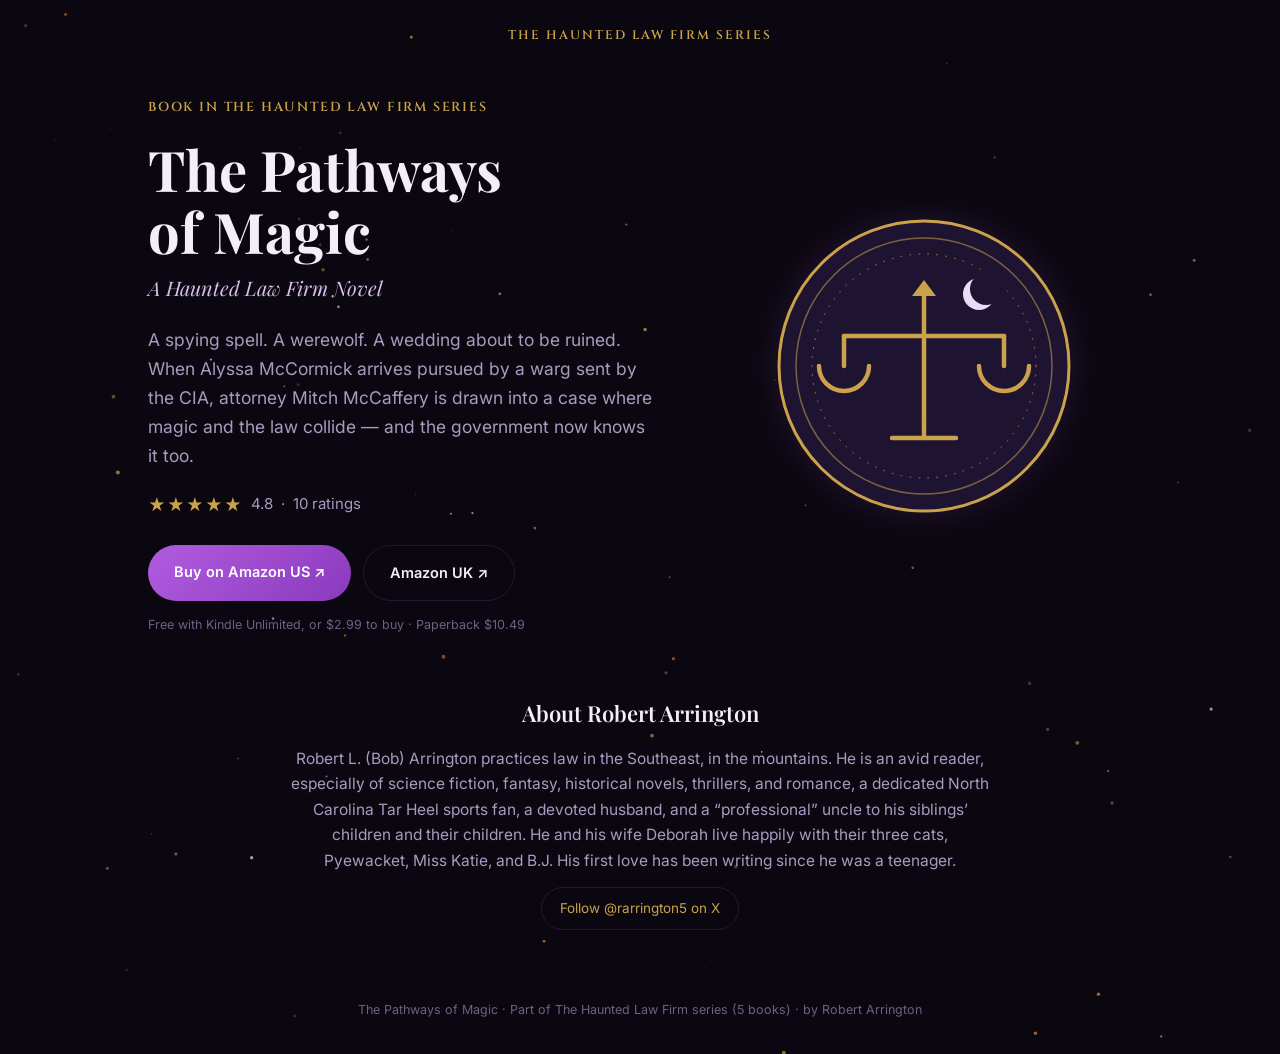
<file: pathways-of-magic.html>
<!DOCTYPE html>
<html lang="en">
<head>
<meta charset="UTF-8">
<meta name="viewport" content="width=device-width, initial-scale=1.0">
<title>The Pathways of Magic — Robert Arrington</title>
<meta name="description" content="The Pathways of Magic: A Haunted Law Firm Novel, by Robert Arrington. A spying spell, a werewolf, and a wedding about to be ruined.">

<meta property="og:type" content="book">
<meta property="og:site_name" content="Robert Arrington">
<meta property="og:title" content="The Pathways of Magic — Robert Arrington">
<meta property="og:description" content="A spying spell. A werewolf. A wedding about to be ruined. A Haunted Law Firm Novel.">
<meta property="og:image" content="https://pathways-of-magic.onrender.com/og-pathways-of-magic.jpg">
<meta property="og:image:width" content="1200">
<meta property="og:image:height" content="630">
<meta property="og:url" content="https://pathways-of-magic.onrender.com/pathways-of-magic.html">

<meta name="twitter:card" content="summary_large_image">
<meta name="twitter:title" content="The Pathways of Magic — Robert Arrington">
<meta name="twitter:description" content="A spying spell. A werewolf. A wedding about to be ruined. A Haunted Law Firm Novel.">
<meta name="twitter:image" content="https://pathways-of-magic.onrender.com/og-pathways-of-magic.jpg">

<link rel="icon" type="image/x-icon" href="/pom-favicon.ico">
<link rel="icon" type="image/png" sizes="32x32" href="/pom-favicon-32.png">
<link rel="apple-touch-icon" sizes="180x180" href="/pom-apple-touch-icon.png">
<meta name="theme-color" content="#0B0710">

<link rel="preconnect" href="https://fonts.googleapis.com">
<link rel="preconnect" href="https://fonts.gstatic.com" crossorigin>
<link href="https://fonts.googleapis.com/css2?family=Cinzel:wght@500;600&family=Playfair+Display:ital,wght@0,600;0,700;1,600&family=Inter:wght@400;500;600&display=swap" rel="stylesheet">
<style>
  :root{
    --bg: #0B0710; --surface: #171022; --text: #F3EEF7; --text-dim: #A99BC0;
    --text-faint: #6E6084; --magic: #B15CE0; --magic-deep: #8B3ABD;
    --gold: #C9A24B; --ember: #FF9B4A; --border: #241934;
  }
  *{box-sizing:border-box; margin:0; padding:0;}
  html{scroll-behavior:smooth;}
  body{
    background:var(--bg); color:var(--text); font-family:'Inter', sans-serif;
    line-height:1.65; -webkit-font-smoothing:antialiased; overflow-x:hidden;
    min-height:100vh; display:flex; flex-direction:column;
  }
  a{color:inherit; text-decoration:none;}
  img,svg{max-width:100%; display:block;}
  h1,h2{font-family:'Playfair Display', serif; text-wrap:balance;}
  #motes{position:fixed; inset:0; z-index:0; pointer-events:none;}
  @media(prefers-reduced-motion: reduce){ *{animation:none !important; transition:none !important;} }

  header{position:relative; z-index:2; padding:26px 28px; text-align:center;}
  .kicker{font-family:'Cinzel', serif; font-size:12.5px; letter-spacing:0.16em; color:var(--gold); font-weight:600;}

  main{position:relative; z-index:2; flex:1; display:flex; align-items:center;}
  .wrap{max-width:1040px; margin:0 auto; padding:24px 28px 40px; display:grid; grid-template-columns:1fr 0.82fr; gap:60px; align-items:center; width:100%;}
  @media(max-width:860px){ .wrap{grid-template-columns:1fr; gap:34px; text-align:center; padding:10px 22px 40px;} .seal-wrap{order:-1; max-width:260px; margin:0 auto;} .cta-row, .rating{justify-content:center;} }

  .eyebrow{font-family:'Cinzel', serif; font-size:13px; font-weight:600; letter-spacing:0.14em; color:var(--gold); margin-bottom:20px;}
  h1{font-size:clamp(32px, 5.2vw, 56px); font-weight:700; line-height:1.1; margin-bottom:10px; color:var(--text);}
  .subtitle{font-family:'Playfair Display', serif; font-style:italic; font-size:20px; color:#D8BEEB; margin-bottom:22px;}
  .hook{font-size:17.5px; color:var(--text-dim); max-width:46ch; margin-bottom:20px;}

  .rating{display:flex; align-items:center; gap:8px; margin-bottom:26px; font-size:15px; color:var(--text-dim);}
  .stars{color:var(--gold); letter-spacing:1px; font-size:17px;}

  .cta-row{display:flex; gap:12px; flex-wrap:wrap; margin-bottom:14px;}
  .btn{padding:15px 26px; border-radius:100px; font-size:14.5px; font-weight:600; white-space:nowrap; transition:filter .15s ease, transform .15s ease;}
  .btn:hover{transform:translateY(-1px);}
  .btn-primary{background:linear-gradient(135deg, var(--magic), var(--magic-deep)); color:#fff;}
  .btn-primary:hover{filter:brightness(1.12);}
  .btn-alt{background:transparent; border:1px solid var(--border); color:var(--text);}
  .btn-alt:hover{border-color:var(--magic);}
  .fine-print{font-size:12.5px; color:var(--text-faint);}

  .seal-wrap{position:relative; display:flex; align-items:center; justify-content:center;}
  .seal-glow{position:absolute; width:340px; height:340px; border-radius:50%; background:radial-gradient(circle, rgba(177,92,224,0.55), rgba(177,92,224,0) 70%); filter:blur(10px); animation:pulse 5s ease-in-out infinite;}
  @keyframes pulse{ 0%,100%{opacity:0.7; transform:scale(1);} 50%{opacity:1; transform:scale(1.06);} }
  .seal{position:relative; width:300px;}
  .seal .ring-dotted{animation:spin 60s linear infinite; transform-origin:150px 150px;}
  @keyframes spin{ from{transform:rotate(0deg);} to{transform:rotate(360deg);} }

  section.about{position:relative; z-index:2; max-width:760px; margin:0 auto; padding:20px 28px 70px; text-align:center;}
  section.about h2{font-size:22px; font-weight:600; margin-bottom:14px; color:var(--text);}
  section.about p{font-size:15.5px; color:var(--text-dim); margin-bottom:14px;}
  section.about .x-link{display:inline-block; font-size:13.5px; color:var(--gold); border:1px solid var(--border); padding:9px 18px; border-radius:100px;}
  section.about .x-link:hover{border-color:var(--gold);}

  footer{position:relative; z-index:2; text-align:center; padding:0 28px 34px; font-size:12.5px; color:var(--text-faint);}
</style>
</head>
<body>

<canvas id="motes"></canvas>

<header>
  <div class="kicker">THE HAUNTED LAW FIRM SERIES</div>
</header>

<main>
  <div class="wrap">
    <div>
      <div class="eyebrow">BOOK IN THE HAUNTED LAW FIRM SERIES</div>
      <h1>The Pathways of Magic</h1>
      <div class="subtitle">A Haunted Law Firm Novel</div>
      <p class="hook">A spying spell. A werewolf. A wedding about to be ruined. When Alyssa McCormick arrives pursued by a warg sent by the CIA, attorney Mitch McCaffery is drawn into a case where magic and the law collide &mdash; and the government now knows it too.</p>
      <div class="rating">
        <span class="stars">★★★★★</span>
        <span>4.8 &nbsp;·&nbsp; 10 ratings</span>
      </div>
      <div class="cta-row">
        <a class="btn btn-primary" href="https://www.amazon.com/dp/B095X7G755" target="_blank" rel="noopener">Buy on Amazon US ↗</a>
        <a class="btn btn-alt" href="https://www.amazon.co.uk/dp/B095X7G755" target="_blank" rel="noopener">Amazon UK ↗</a>
      </div>
      <div class="fine-print">Free with Kindle Unlimited, or $2.99 to buy · Paperback $10.49</div>
    </div>

    <div class="seal-wrap">
      <div class="seal-glow"></div>
      <svg class="seal" viewBox="0 0 300 300" fill="none">
        <circle cx="150" cy="150" r="145" fill="#1E1330" stroke="#C9A24B" stroke-width="3"/>
        <circle cx="150" cy="150" r="128" stroke="#C9A24B" stroke-opacity="0.55" stroke-width="1.5"/>
        <g class="ring-dotted">
          <circle cx="150" cy="150" r="112" stroke="#C9A24B" stroke-opacity="0.7" stroke-width="1" stroke-dasharray="1 8" stroke-linecap="round"/>
        </g>
        <g stroke="#C9A24B" stroke-width="4.5" stroke-linecap="round">
          <line x1="70" y1="120" x2="230" y2="120"/>
          <line x1="150" y1="80" x2="150" y2="205"/>
          <polygon points="150,64 138,80 162,80" fill="#C9A24B" stroke="none"/>
          <line x1="70" y1="120" x2="70" y2="150"/>
          <path d="M 45 150 A 25 25 0 0 0 95 150" />
          <line x1="230" y1="120" x2="230" y2="150"/>
          <path d="M 205 150 A 25 25 0 0 0 255 150" />
          <line x1="150" y1="205" x2="150" y2="222"/>
          <line x1="118" y1="222" x2="182" y2="222"/>
        </g>
        <circle cx="205" cy="78" r="16" fill="#E9DCF4"/>
        <circle cx="212" cy="73" r="16" fill="#1E1330"/>
      </svg>
    </div>
  </div>
</main>

<section class="about">
  <h2>About Robert Arrington</h2>
  <p>Robert L. (Bob) Arrington practices law in the Southeast, in the mountains. He is an avid reader, especially of science fiction, fantasy, historical novels, thrillers, and romance, a dedicated North Carolina Tar Heel sports fan, a devoted husband, and a &ldquo;professional&rdquo; uncle to his siblings&rsquo; children and their children. He and his wife Deborah live happily with their three cats, Pyewacket, Miss Katie, and B.J. His first love has been writing since he was a teenager.</p>
  <a class="x-link" href="https://x.com/rarrington5" target="_blank" rel="noopener">Follow @rarrington5 on X</a>
</section>

<footer>
  The Pathways of Magic · Part of The Haunted Law Firm series (5 books) · by Robert Arrington
</footer>

<script>
  const canvas = document.getElementById('motes');
  const ctx = canvas.getContext('2d');
  let w, h, motes;
  const reduceMotion = window.matchMedia('(prefers-reduced-motion: reduce)').matches;
  const palette = ['rgba(230,205,255,', 'rgba(255,155,74,', 'rgba(201,162,75,'];

  function resize(){ w = canvas.width = window.innerWidth; h = canvas.height = document.body.scrollHeight; }
  function makeMotes(){
    const count = Math.floor((w*h)/16000);
    motes = Array.from({length:count}, ()=>({
      x: Math.random()*w,
      y: Math.random()*h,
      r: Math.random()*1.6 + 0.4,
      speed: Math.random()*0.35 + 0.08,
      drift: (Math.random()-0.5)*0.25,
      a: Math.random()*0.6 + 0.15,
      color: palette[Math.floor(Math.random()*palette.length)]
    }));
  }
  function draw(){
    ctx.clearRect(0,0,w,h);
    for(const m of motes){
      m.y -= m.speed;
      m.x += m.drift;
      if(m.y < -10){ m.y = h+10; m.x = Math.random()*w; }
      ctx.beginPath();
      ctx.fillStyle = `${m.color}${m.a})`;
      ctx.arc(m.x, m.y, m.r, 0, Math.PI*2);
      ctx.fill();
    }
    if(!reduceMotion) requestAnimationFrame(draw);
  }
  resize(); makeMotes(); draw();
  window.addEventListener('resize', ()=>{ resize(); makeMotes(); });
</script>
</body>
</html>
</file>
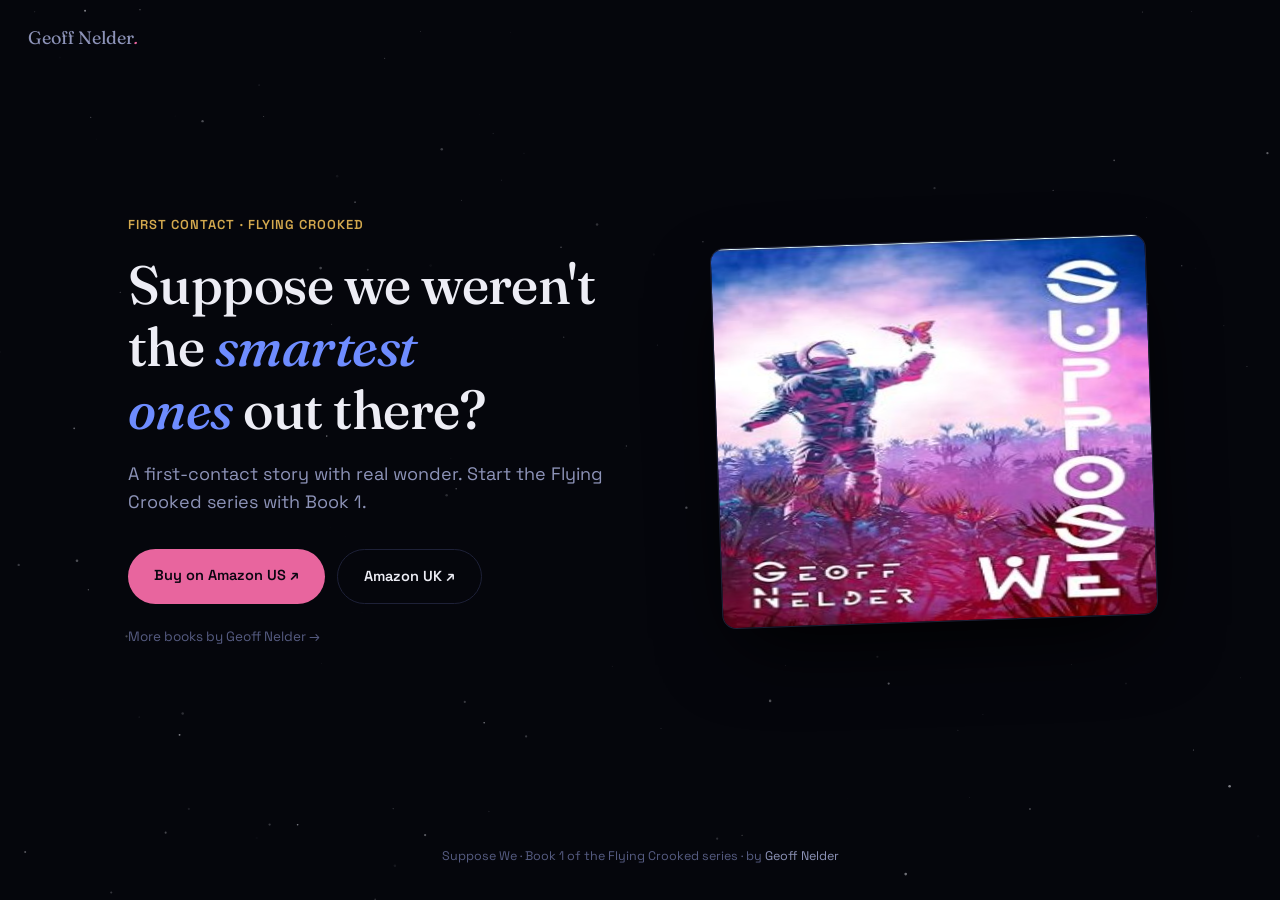
<file: suppose-we-contact.html>
<!DOCTYPE html>
<html lang="en">
<head>
<meta charset="UTF-8">
<meta name="viewport" content="width=device-width, initial-scale=1.0">
<title>Suppose we weren't the smartest ones out there? — Geoff Nelder</title>
<meta name="description" content="A first-contact story with real wonder. Suppose We — Book 1 of the Flying Crooked series, by Geoff Nelder.">

<link rel="icon" type="image/x-icon" href="/favicon.ico">
<link rel="icon" type="image/png" sizes="32x32" href="/favicon-32.png">
<link rel="apple-touch-icon" sizes="180x180" href="/apple-touch-icon.png">
<meta name="theme-color" content="#05060C">

<meta property="og:type" content="book">
<meta property="og:site_name" content="Geoff Nelder">
<meta property="og:title" content="Suppose we weren't the smartest ones out there?">
<meta property="og:description" content="A first-contact story with real wonder. Suppose We — Book 1, by Geoff Nelder.">
<meta property="og:image" content="https://geoff-nelder-author-site.onrender.com/og-suppose-we-first-contact.jpg">
<meta property="og:image:width" content="1200">
<meta property="og:image:height" content="630">
<meta property="og:url" content="https://geoff-nelder-author-site.onrender.com/suppose-we-contact.html">

<meta name="twitter:card" content="summary_large_image">
<meta name="twitter:title" content="Suppose we weren't the smartest ones out there?">
<meta name="twitter:description" content="A first-contact story with real wonder. Suppose We — Book 1, by Geoff Nelder.">
<meta name="twitter:image" content="https://geoff-nelder-author-site.onrender.com/og-suppose-we-first-contact.jpg">
<meta name="twitter:site" content="@geoffnelder">

<link rel="preconnect" href="https://fonts.googleapis.com">
<link rel="preconnect" href="https://fonts.gstatic.com" crossorigin>
<link href="https://fonts.googleapis.com/css2?family=Fraunces:ital,opsz,wght@0,9..144,400;0,9..144,500;0,9..144,600;1,9..144,500&family=Space+Grotesk:wght@400;500;600&display=swap" rel="stylesheet">
<style>
  :root{
    --bg: #05060C; --surface: #10121E; --text: #EDEDF5;
    --text-dim: #8D93B8; --text-faint: #565C82;
    --accent: #E8659E; --accent2: #6E8CFF; --gold: #D4A94E; --border: #1E2138;
  }
  *{box-sizing:border-box; margin:0; padding:0;}
  body{
    background:var(--bg); color:var(--text); font-family:'Space Grotesk', sans-serif;
    line-height:1.6; -webkit-font-smoothing:antialiased; overflow-x:hidden;
    min-height:100vh; display:flex; flex-direction:column;
  }
  a{color:inherit; text-decoration:none;}
  h1{font-family:'Fraunces', serif; font-weight:500; letter-spacing:-0.01em; text-wrap:balance;}
  img{max-width:100%; display:block;}
  #stars{position:fixed; inset:0; z-index:0; pointer-events:none; opacity:0.7;}
  @media(prefers-reduced-motion: reduce){ *{animation:none !important; transition:none !important;} }

  header{position:relative; z-index:2; padding:24px 28px;}
  .wordmark{font-family:'Fraunces', serif; font-size:18px; color:var(--text-dim);}
  .wordmark i{font-style:italic; color:var(--accent);}
  .wordmark:hover{color:var(--text);}

  main{position:relative; z-index:2; flex:1; display:flex; align-items:center; width:100%; overflow-x:hidden;}
  .wrap{max-width:1080px; margin:0 auto; padding:24px 28px 64px; display:grid; grid-template-columns:1.1fr 0.9fr; gap:56px; align-items:center; width:100%; box-sizing:border-box;}
  @media(max-width:860px){ .wrap{grid-template-columns:1fr; gap:32px; text-align:center; padding:20px 22px 56px;} .visual{order:-1; max-width:260px; margin:0 auto;} .cta-row{justify-content:center;} .btn-ghost-wrap{justify-content:center;} .sub{margin-left:auto; margin-right:auto;} }

  .eyebrow{font-size:13px; font-weight:600; letter-spacing:0.08em; color:var(--gold); margin-bottom:18px;}
  h1{font-size:clamp(28px, 6vw, 54px); line-height:1.16; margin-bottom:18px; overflow-wrap:break-word;}
  h1 i{font-style:italic; color:var(--accent2);}
  .sub{font-size:18px; color:var(--text-dim); max-width:46ch; margin-bottom:32px; overflow-wrap:break-word;}

  .cta-row{display:flex; gap:12px; flex-wrap:wrap; margin-bottom:22px;}
  .btn{padding:15px 26px; border-radius:100px; font-size:14.5px; font-weight:600; white-space:nowrap; transition:filter .15s ease, transform .15s ease;}
  .btn:hover{transform:translateY(-1px);}
  .btn-primary{background:var(--accent); color:#0A0510;}
  .btn-primary:hover{filter:brightness(1.1);}
  .btn-alt{background:transparent; border:1px solid var(--border); color:var(--text);}
  .btn-alt:hover{border-color:var(--accent2);}
  .btn-ghost-wrap{display:flex;}
  .btn-ghost{font-size:13.5px; color:var(--text-faint);}
  .btn-ghost:hover{color:var(--text-dim);}

  .visual{position:relative;}
  .frame{display:block; border-radius:14px; overflow:hidden; border:1px solid var(--border); box-shadow:0 30px 80px -20px #000, 0 0 0 1px #0000; transform:rotate(-2deg); transition:transform .25s ease;}
  .frame:hover{transform:rotate(0deg) scale(1.015);}
  .frame img{display:block; width:100%;}

  footer{position:relative; z-index:2; text-align:center; padding:20px 28px 34px; font-size:12.5px; color:var(--text-faint);}
  footer a{color:var(--text-dim);}
  footer a:hover{color:var(--text);}
</style>
</head>
<body>

<canvas id="stars"></canvas>

<header>
  <a href="/" class="wordmark">Geoff Nelder<i>.</i></a>
</header>

<main>
  <div class="wrap">
    <div>
      <div class="eyebrow">FIRST CONTACT · FLYING CROOKED</div>
      <h1>Suppose we weren't the <i>smartest ones</i> out there?</h1>
      <p class="sub">A first-contact story with real wonder. Start the Flying Crooked series with Book 1.</p>
      <div class="cta-row">
        <a class="btn btn-primary" href="https://www.amazon.com/dp/0997554932" target="_blank" rel="noopener">Buy on Amazon US ↗</a>
        <a class="btn btn-alt" href="https://www.amazon.co.uk/dp/0997554932" target="_blank" rel="noopener">Amazon UK ↗</a>
      </div>
      <div class="btn-ghost-wrap">
        <a class="btn-ghost" href="/">More books by Geoff Nelder →</a>
      </div>
    </div>
    <div class="visual">
      <a class="frame" href="https://www.amazon.com/dp/0997554932" target="_blank" rel="noopener">
        <img src="[data-uri]" alt="Suppose We — book cover" width="263" height="379">
      </a>
    </div>
  </div>
</main>

<footer>
  Suppose We · Book 1 of the Flying Crooked series · by <a href="/">Geoff Nelder</a>
</footer>

<script>
  const canvas = document.getElementById('stars');
  const ctx = canvas.getContext('2d');
  let w, h, stars;
  const reduceMotion = window.matchMedia('(prefers-reduced-motion: reduce)').matches;
  function resize(){ w = canvas.width = window.innerWidth; h = canvas.height = window.innerHeight; }
  function makeStars(){
    const count = Math.floor((w*h)/9000);
    stars = Array.from({length:count}, ()=>({
      x: Math.random()*w, y: Math.random()*h, r: Math.random()*1.2+0.2,
      a: Math.random(), da: (Math.random()*0.008+0.002) * (Math.random()<0.5?1:-1)
    }));
  }
  function draw(){
    ctx.clearRect(0,0,w,h);
    for(const s of stars){
      s.a += s.da; if(s.a<0.1||s.a>1) s.da*=-1;
      ctx.beginPath();
      ctx.fillStyle = `rgba(237,237,245,${Math.max(0,Math.min(1,s.a))*0.8})`;
      ctx.arc(s.x, s.y, s.r, 0, Math.PI*2); ctx.fill();
    }
    if(!reduceMotion) requestAnimationFrame(draw);
  }
  resize(); makeStars(); draw();
  window.addEventListener('resize', ()=>{ resize(); makeStars(); });
</script>
</body>
</html>
</file>
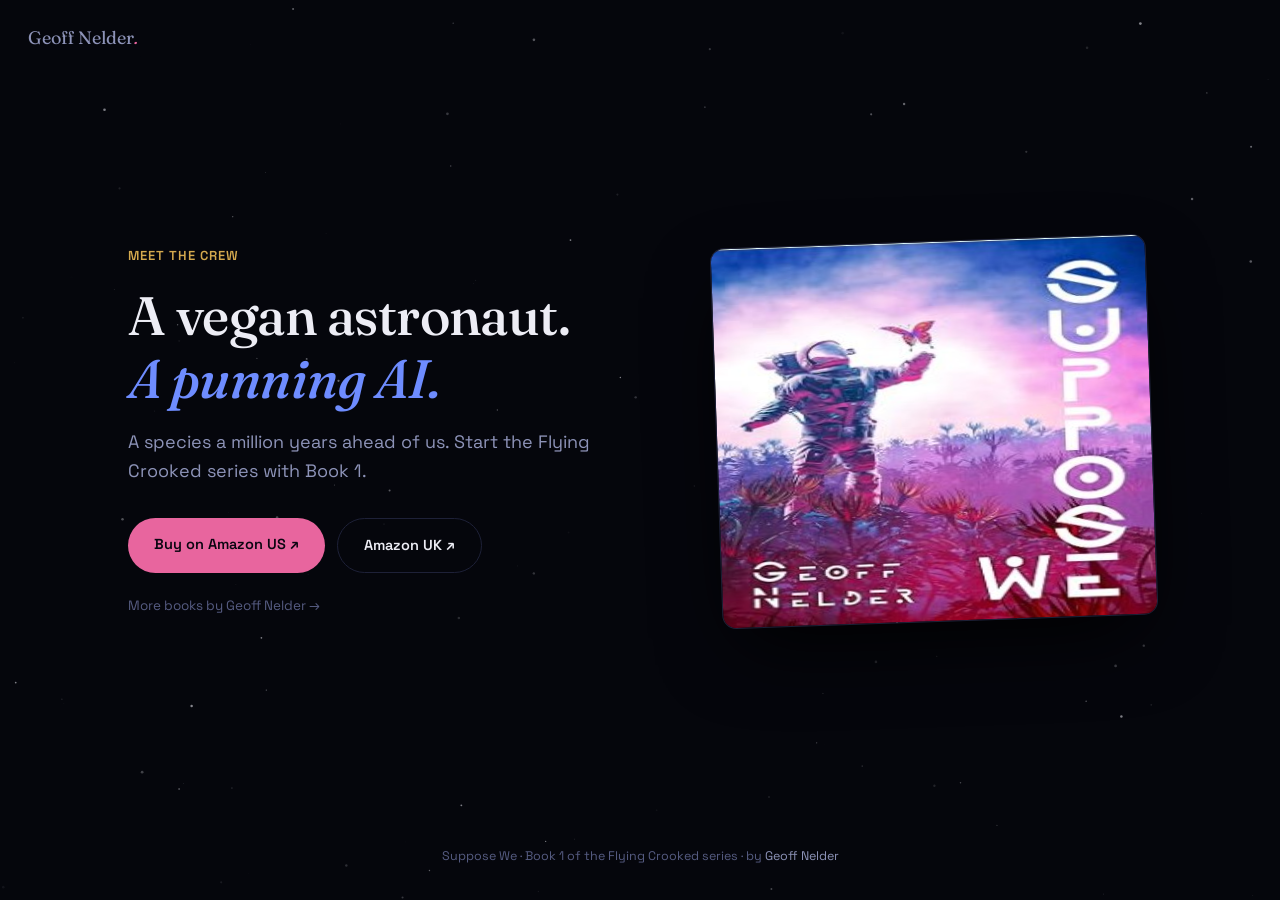
<file: suppose-we-crew.html>
<!DOCTYPE html>
<html lang="en">
<head>
<meta charset="UTF-8">
<meta name="viewport" content="width=device-width, initial-scale=1.0">
<title>A vegan astronaut. A punning AI. — Suppose We</title>
<meta name="description" content="Meet the crew of Suppose We: a vegan astronaut, a punning AI, and a species a million years ahead of us. Book 1 of the Flying Crooked series.">

<link rel="icon" type="image/x-icon" href="/favicon.ico">
<link rel="icon" type="image/png" sizes="32x32" href="/favicon-32.png">
<link rel="apple-touch-icon" sizes="180x180" href="/apple-touch-icon.png">
<meta name="theme-color" content="#05060C">

<meta property="og:type" content="book">
<meta property="og:site_name" content="Geoff Nelder">
<meta property="og:title" content="A vegan astronaut. A punning AI.">
<meta property="og:description" content="A species a million years ahead of us. Suppose We — Book 1, by Geoff Nelder.">
<meta property="og:image" content="https://geoff-nelder-author-site.onrender.com/og-suppose-we-vegan-astronaut.jpg">
<meta property="og:image:width" content="1200">
<meta property="og:image:height" content="630">
<meta property="og:url" content="https://geoff-nelder-author-site.onrender.com/suppose-we-crew.html">

<meta name="twitter:card" content="summary_large_image">
<meta name="twitter:title" content="A vegan astronaut. A punning AI.">
<meta name="twitter:description" content="A species a million years ahead of us. Suppose We — Book 1, by Geoff Nelder.">
<meta name="twitter:image" content="https://geoff-nelder-author-site.onrender.com/og-suppose-we-vegan-astronaut.jpg">
<meta name="twitter:site" content="@geoffnelder">

<link rel="preconnect" href="https://fonts.googleapis.com">
<link rel="preconnect" href="https://fonts.gstatic.com" crossorigin>
<link href="https://fonts.googleapis.com/css2?family=Fraunces:ital,opsz,wght@0,9..144,400;0,9..144,500;0,9..144,600;1,9..144,500&family=Space+Grotesk:wght@400;500;600&display=swap" rel="stylesheet">
<style>
  :root{
    --bg: #05060C; --surface: #10121E; --text: #EDEDF5;
    --text-dim: #8D93B8; --text-faint: #565C82;
    --accent: #E8659E; --accent2: #6E8CFF; --gold: #D4A94E; --border: #1E2138;
  }
  *{box-sizing:border-box; margin:0; padding:0;}
  body{
    background:var(--bg); color:var(--text); font-family:'Space Grotesk', sans-serif;
    line-height:1.6; -webkit-font-smoothing:antialiased; overflow-x:hidden;
    min-height:100vh; display:flex; flex-direction:column;
  }
  a{color:inherit; text-decoration:none;}
  h1{font-family:'Fraunces', serif; font-weight:500; letter-spacing:-0.01em; text-wrap:balance;}
  img{max-width:100%; display:block;}
  #stars{position:fixed; inset:0; z-index:0; pointer-events:none; opacity:0.7;}
  @media(prefers-reduced-motion: reduce){ *{animation:none !important; transition:none !important;} }

  header{position:relative; z-index:2; padding:24px 28px;}
  .wordmark{font-family:'Fraunces', serif; font-size:18px; color:var(--text-dim);}
  .wordmark i{font-style:italic; color:var(--accent);}
  .wordmark:hover{color:var(--text);}

  main{position:relative; z-index:2; flex:1; display:flex; align-items:center; width:100%; overflow-x:hidden;}
  .wrap{max-width:1080px; margin:0 auto; padding:24px 28px 64px; display:grid; grid-template-columns:1.1fr 0.9fr; gap:56px; align-items:center; width:100%; box-sizing:border-box;}
  @media(max-width:860px){ .wrap{grid-template-columns:1fr; gap:32px; text-align:center; padding:20px 22px 56px;} .visual{order:-1; max-width:260px; margin:0 auto;} .cta-row{justify-content:center;} .btn-ghost-wrap{justify-content:center;} .sub{margin-left:auto; margin-right:auto;} }

  .eyebrow{font-size:13px; font-weight:600; letter-spacing:0.08em; color:var(--gold); margin-bottom:18px;}
  h1{font-size:clamp(28px, 6vw, 54px); line-height:1.16; margin-bottom:18px; overflow-wrap:break-word;}
  h1 i{font-style:italic; color:var(--accent2);}
  .sub{font-size:18px; color:var(--text-dim); max-width:46ch; margin-bottom:32px; overflow-wrap:break-word;}

  .cta-row{display:flex; gap:12px; flex-wrap:wrap; margin-bottom:22px;}
  .btn{padding:15px 26px; border-radius:100px; font-size:14.5px; font-weight:600; white-space:nowrap; transition:filter .15s ease, transform .15s ease;}
  .btn:hover{transform:translateY(-1px);}
  .btn-primary{background:var(--accent); color:#0A0510;}
  .btn-primary:hover{filter:brightness(1.1);}
  .btn-alt{background:transparent; border:1px solid var(--border); color:var(--text);}
  .btn-alt:hover{border-color:var(--accent2);}
  .btn-ghost-wrap{display:flex;}
  .btn-ghost{font-size:13.5px; color:var(--text-faint);}
  .btn-ghost:hover{color:var(--text-dim);}

  .visual{position:relative;}
  .frame{display:block; border-radius:14px; overflow:hidden; border:1px solid var(--border); box-shadow:0 30px 80px -20px #000, 0 0 0 1px #0000; transform:rotate(-2deg); transition:transform .25s ease;}
  .frame:hover{transform:rotate(0deg) scale(1.015);}
  .frame img{display:block; width:100%;}

  footer{position:relative; z-index:2; text-align:center; padding:20px 28px 34px; font-size:12.5px; color:var(--text-faint);}
  footer a{color:var(--text-dim);}
  footer a:hover{color:var(--text);}
</style>
</head>
<body>

<canvas id="stars"></canvas>

<header>
  <a href="/" class="wordmark">Geoff Nelder<i>.</i></a>
</header>

<main>
  <div class="wrap">
    <div>
      <div class="eyebrow">MEET THE CREW</div>
      <h1>A vegan astronaut. <i>A punning AI.</i></h1>
      <p class="sub">A species a million years ahead of us. Start the Flying Crooked series with Book 1.</p>
      <div class="cta-row">
        <a class="btn btn-primary" href="https://www.amazon.com/dp/0997554932" target="_blank" rel="noopener">Buy on Amazon US ↗</a>
        <a class="btn btn-alt" href="https://www.amazon.co.uk/dp/0997554932" target="_blank" rel="noopener">Amazon UK ↗</a>
      </div>
      <div class="btn-ghost-wrap">
        <a class="btn-ghost" href="/">More books by Geoff Nelder →</a>
      </div>
    </div>
    <div class="visual">
      <a class="frame" href="https://www.amazon.com/dp/0997554932" target="_blank" rel="noopener">
        <img src="[data-uri]" alt="Suppose We — book cover" width="263" height="379">
      </a>
    </div>
  </div>
</main>

<footer>
  Suppose We · Book 1 of the Flying Crooked series · by <a href="/">Geoff Nelder</a>
</footer>

<script>
  const canvas = document.getElementById('stars');
  const ctx = canvas.getContext('2d');
  let w, h, stars;
  const reduceMotion = window.matchMedia('(prefers-reduced-motion: reduce)').matches;
  function resize(){ w = canvas.width = window.innerWidth; h = canvas.height = window.innerHeight; }
  function makeStars(){
    const count = Math.floor((w*h)/9000);
    stars = Array.from({length:count}, ()=>({
      x: Math.random()*w, y: Math.random()*h, r: Math.random()*1.2+0.2,
      a: Math.random(), da: (Math.random()*0.008+0.002) * (Math.random()<0.5?1:-1)
    }));
  }
  function draw(){
    ctx.clearRect(0,0,w,h);
    for(const s of stars){
      s.a += s.da; if(s.a<0.1||s.a>1) s.da*=-1;
      ctx.beginPath();
      ctx.fillStyle = `rgba(237,237,245,${Math.max(0,Math.min(1,s.a))*0.8})`;
      ctx.arc(s.x, s.y, s.r, 0, Math.PI*2); ctx.fill();
    }
    if(!reduceMotion) requestAnimationFrame(draw);
  }
  resize(); makeStars(); draw();
  window.addEventListener('resize', ()=>{ resize(); makeStars(); });
</script>
</body>
</html>
</file>
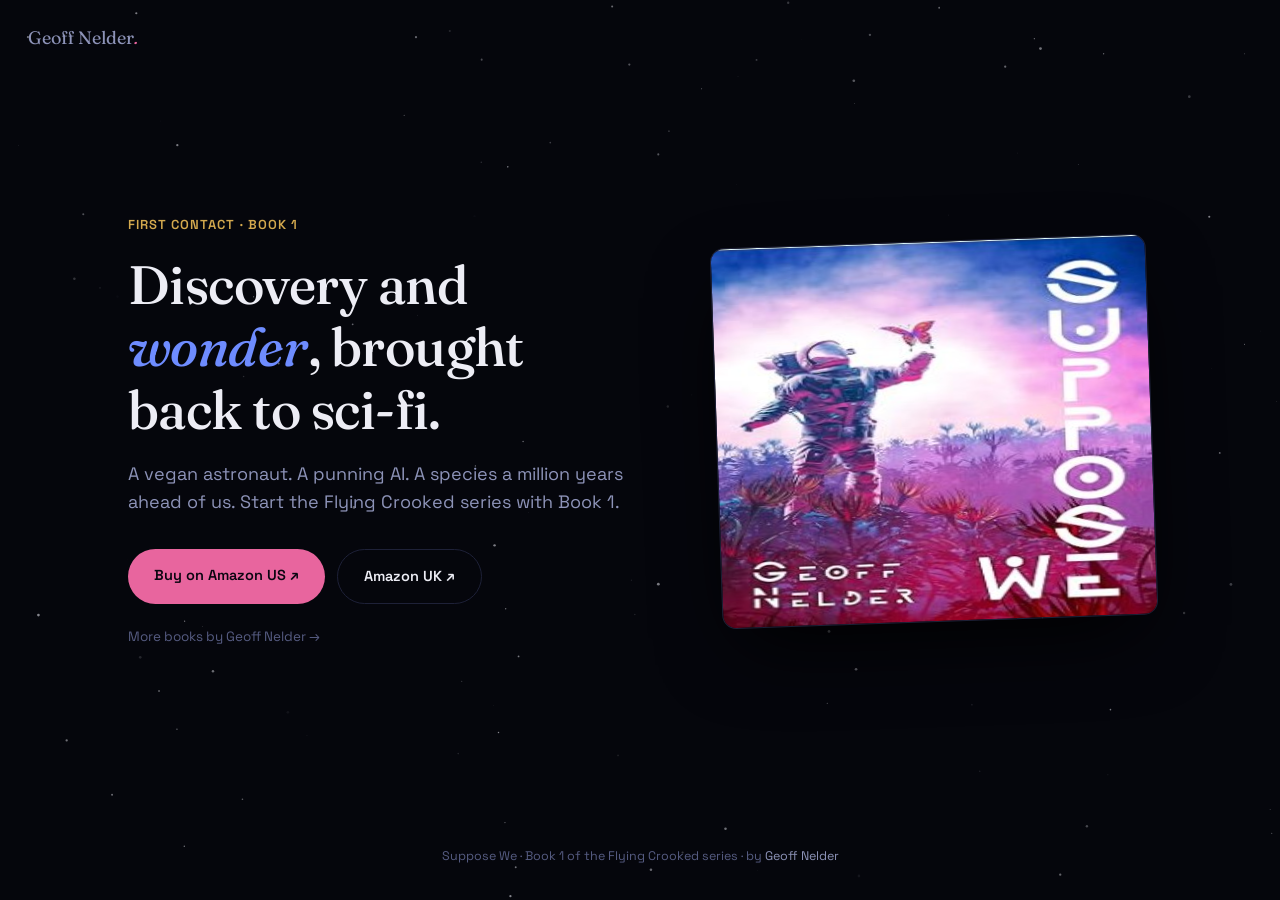
<file: suppose-we.html>
<!DOCTYPE html>
<html lang="en">
<head>
<meta charset="UTF-8">
<meta name="viewport" content="width=device-width, initial-scale=1.0">
<title>Suppose We — Geoff Nelder</title>
<meta name="description" content="Discovery and wonder, brought back to science fiction. Start the Flying Crooked series with Book 1.">

<link rel="icon" type="image/x-icon" href="/favicon.ico">
<link rel="icon" type="image/png" sizes="32x32" href="/favicon-32.png">
<link rel="apple-touch-icon" sizes="180x180" href="/apple-touch-icon.png">
<meta name="theme-color" content="#05060C">

<meta property="og:type" content="book">
<meta property="og:site_name" content="Geoff Nelder">
<meta property="og:title" content="Discovery and wonder, brought back to sci-fi.">
<meta property="og:description" content="Suppose We — Book 1 of the Flying Crooked series, by Geoff Nelder.">
<meta property="og:image" content="https://geoff-nelder-author-site.onrender.com/og-suppose-we-discovery.jpg">
<meta property="og:image:width" content="1200">
<meta property="og:image:height" content="630">
<meta property="og:url" content="https://geoff-nelder-author-site.onrender.com/suppose-we.html">

<meta name="twitter:card" content="summary_large_image">
<meta name="twitter:title" content="Discovery and wonder, brought back to sci-fi.">
<meta name="twitter:description" content="Suppose We — Book 1 of the Flying Crooked series, by Geoff Nelder.">
<meta name="twitter:image" content="https://geoff-nelder-author-site.onrender.com/og-suppose-we-discovery.jpg">
<meta name="twitter:site" content="@geoffnelder">

<link rel="preconnect" href="https://fonts.googleapis.com">
<link rel="preconnect" href="https://fonts.gstatic.com" crossorigin>
<link href="https://fonts.googleapis.com/css2?family=Fraunces:ital,opsz,wght@0,9..144,400;0,9..144,500;0,9..144,600;1,9..144,500&family=Space+Grotesk:wght@400;500;600&display=swap" rel="stylesheet">
<style>
  :root{
    --bg: #05060C; --surface: #10121E; --text: #EDEDF5;
    --text-dim: #8D93B8; --text-faint: #565C82;
    --accent: #E8659E; --accent2: #6E8CFF; --gold: #D4A94E; --border: #1E2138;
  }
  *{box-sizing:border-box; margin:0; padding:0;}
  body{
    background:var(--bg); color:var(--text); font-family:'Space Grotesk', sans-serif;
    line-height:1.6; -webkit-font-smoothing:antialiased; overflow-x:hidden;
    min-height:100vh; display:flex; flex-direction:column;
  }
  a{color:inherit; text-decoration:none;}
  h1{font-family:'Fraunces', serif; font-weight:500; letter-spacing:-0.01em; text-wrap:balance;}
  img{max-width:100%; display:block;}
  #stars{position:fixed; inset:0; z-index:0; pointer-events:none; opacity:0.7;}
  @media(prefers-reduced-motion: reduce){ *{animation:none !important; transition:none !important;} }

  header{position:relative; z-index:2; padding:24px 28px;}
  .wordmark{font-family:'Fraunces', serif; font-size:18px; color:var(--text-dim);}
  .wordmark i{font-style:italic; color:var(--accent);}
  .wordmark:hover{color:var(--text);}

  main{position:relative; z-index:2; flex:1; display:flex; align-items:center; width:100%; overflow-x:hidden;}
  .wrap{max-width:1080px; margin:0 auto; padding:24px 28px 64px; display:grid; grid-template-columns:1.1fr 0.9fr; gap:56px; align-items:center; width:100%; box-sizing:border-box;}
  @media(max-width:860px){ .wrap{grid-template-columns:1fr; gap:32px; text-align:center; padding:20px 22px 56px;} .visual{order:-1; max-width:260px; margin:0 auto;} .cta-row{justify-content:center;} .btn-ghost-wrap{justify-content:center;} .sub{margin-left:auto; margin-right:auto;} }

  .eyebrow{font-size:13px; font-weight:600; letter-spacing:0.08em; color:var(--gold); margin-bottom:18px;}
  h1{font-size:clamp(28px, 6vw, 54px); line-height:1.16; margin-bottom:18px; overflow-wrap:break-word;}
  h1 i{font-style:italic; color:var(--accent2);}
  .sub{font-size:18px; color:var(--text-dim); max-width:46ch; margin-bottom:32px; overflow-wrap:break-word;}

  .cta-row{display:flex; gap:12px; flex-wrap:wrap; margin-bottom:22px;}
  .btn{padding:15px 26px; border-radius:100px; font-size:14.5px; font-weight:600; white-space:nowrap; transition:filter .15s ease, transform .15s ease;}
  .btn:hover{transform:translateY(-1px);}
  .btn-primary{background:var(--accent); color:#0A0510;}
  .btn-primary:hover{filter:brightness(1.1);}
  .btn-alt{background:transparent; border:1px solid var(--border); color:var(--text);}
  .btn-alt:hover{border-color:var(--accent2);}
  .btn-ghost-wrap{display:flex;}
  .btn-ghost{font-size:13.5px; color:var(--text-faint);}
  .btn-ghost:hover{color:var(--text-dim);}

  .visual{position:relative;}
  .frame{display:block; border-radius:14px; overflow:hidden; border:1px solid var(--border); box-shadow:0 30px 80px -20px #000, 0 0 0 1px #0000; transform:rotate(-2deg); transition:transform .25s ease;}
  .frame:hover{transform:rotate(0deg) scale(1.015);}
  .frame img{display:block; width:100%;}

  footer{position:relative; z-index:2; text-align:center; padding:20px 28px 34px; font-size:12.5px; color:var(--text-faint);}
  footer a{color:var(--text-dim);}
  footer a:hover{color:var(--text);}
</style>
</head>
<body>

<canvas id="stars"></canvas>

<header>
  <a href="/" class="wordmark">Geoff Nelder<i>.</i></a>
</header>

<main>
  <div class="wrap">
    <div>
      <div class="eyebrow">FIRST CONTACT · BOOK 1</div>
      <h1>Discovery and <i>wonder</i>, brought back to sci-fi.</h1>
      <p class="sub">A vegan astronaut. A punning AI. A species a million years ahead of us. Start the Flying Crooked series with Book 1.</p>
      <div class="cta-row">
        <a class="btn btn-primary" href="https://www.amazon.com/dp/0997554932" target="_blank" rel="noopener">Buy on Amazon US ↗</a>
        <a class="btn btn-alt" href="https://www.amazon.co.uk/dp/0997554932" target="_blank" rel="noopener">Amazon UK ↗</a>
      </div>
      <div class="btn-ghost-wrap">
        <a class="btn-ghost" href="/">More books by Geoff Nelder →</a>
      </div>
    </div>
    <div class="visual">
      <a class="frame" href="https://www.amazon.com/dp/0997554932" target="_blank" rel="noopener">
        <img src="[data-uri]" alt="Suppose We — book cover" width="263" height="379">
      </a>
    </div>
  </div>
</main>

<footer>
  Suppose We · Book 1 of the Flying Crooked series · by <a href="/">Geoff Nelder</a>
</footer>

<script>
  const canvas = document.getElementById('stars');
  const ctx = canvas.getContext('2d');
  let w, h, stars;
  const reduceMotion = window.matchMedia('(prefers-reduced-motion: reduce)').matches;
  function resize(){ w = canvas.width = window.innerWidth; h = canvas.height = window.innerHeight; }
  function makeStars(){
    const count = Math.floor((w*h)/9000);
    stars = Array.from({length:count}, ()=>({
      x: Math.random()*w, y: Math.random()*h, r: Math.random()*1.2+0.2,
      a: Math.random(), da: (Math.random()*0.008+0.002) * (Math.random()<0.5?1:-1)
    }));
  }
  function draw(){
    ctx.clearRect(0,0,w,h);
    for(const s of stars){
      s.a += s.da; if(s.a<0.1||s.a>1) s.da*=-1;
      ctx.beginPath();
      ctx.fillStyle = `rgba(237,237,245,${Math.max(0,Math.min(1,s.a))*0.8})`;
      ctx.arc(s.x, s.y, s.r, 0, Math.PI*2); ctx.fill();
    }
    if(!reduceMotion) requestAnimationFrame(draw);
  }
  resize(); makeStars(); draw();
  window.addEventListener('resize', ()=>{ resize(); makeStars(); });
</script>
</body>
</html>
</file>
